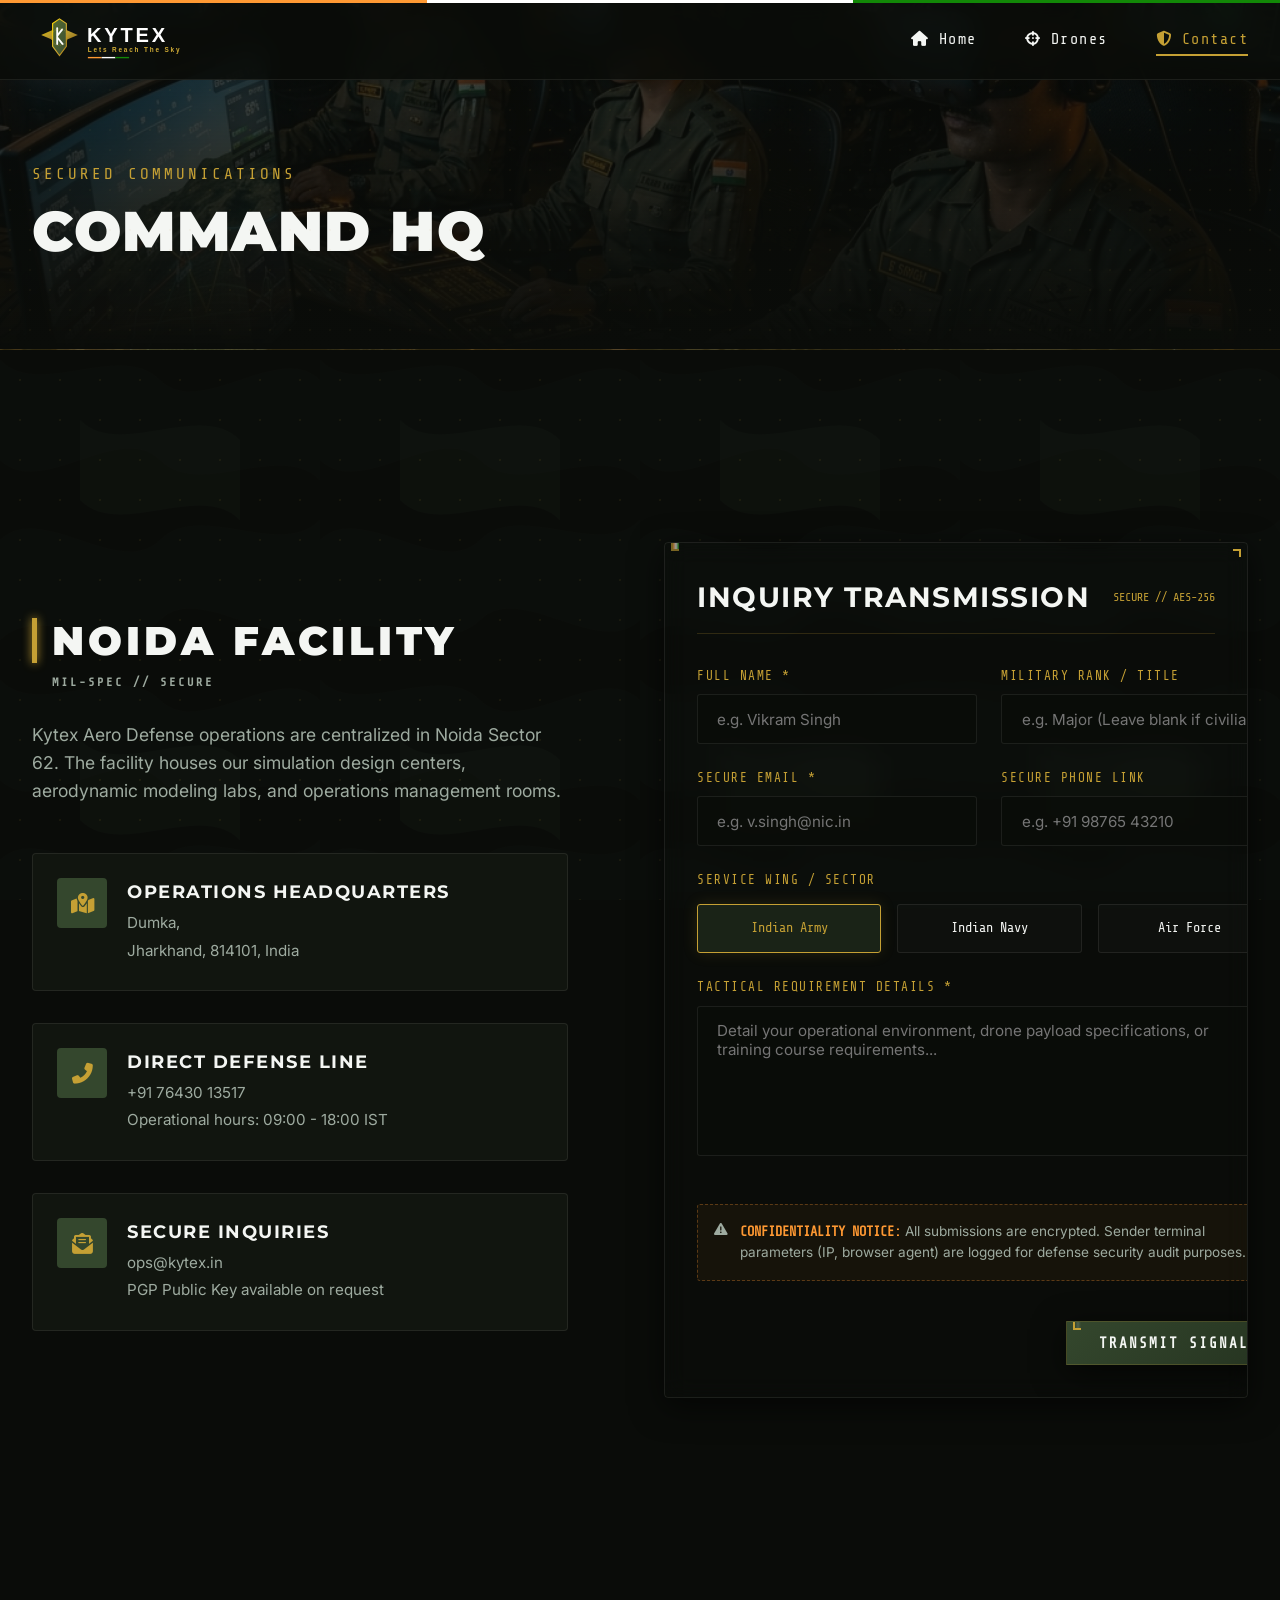
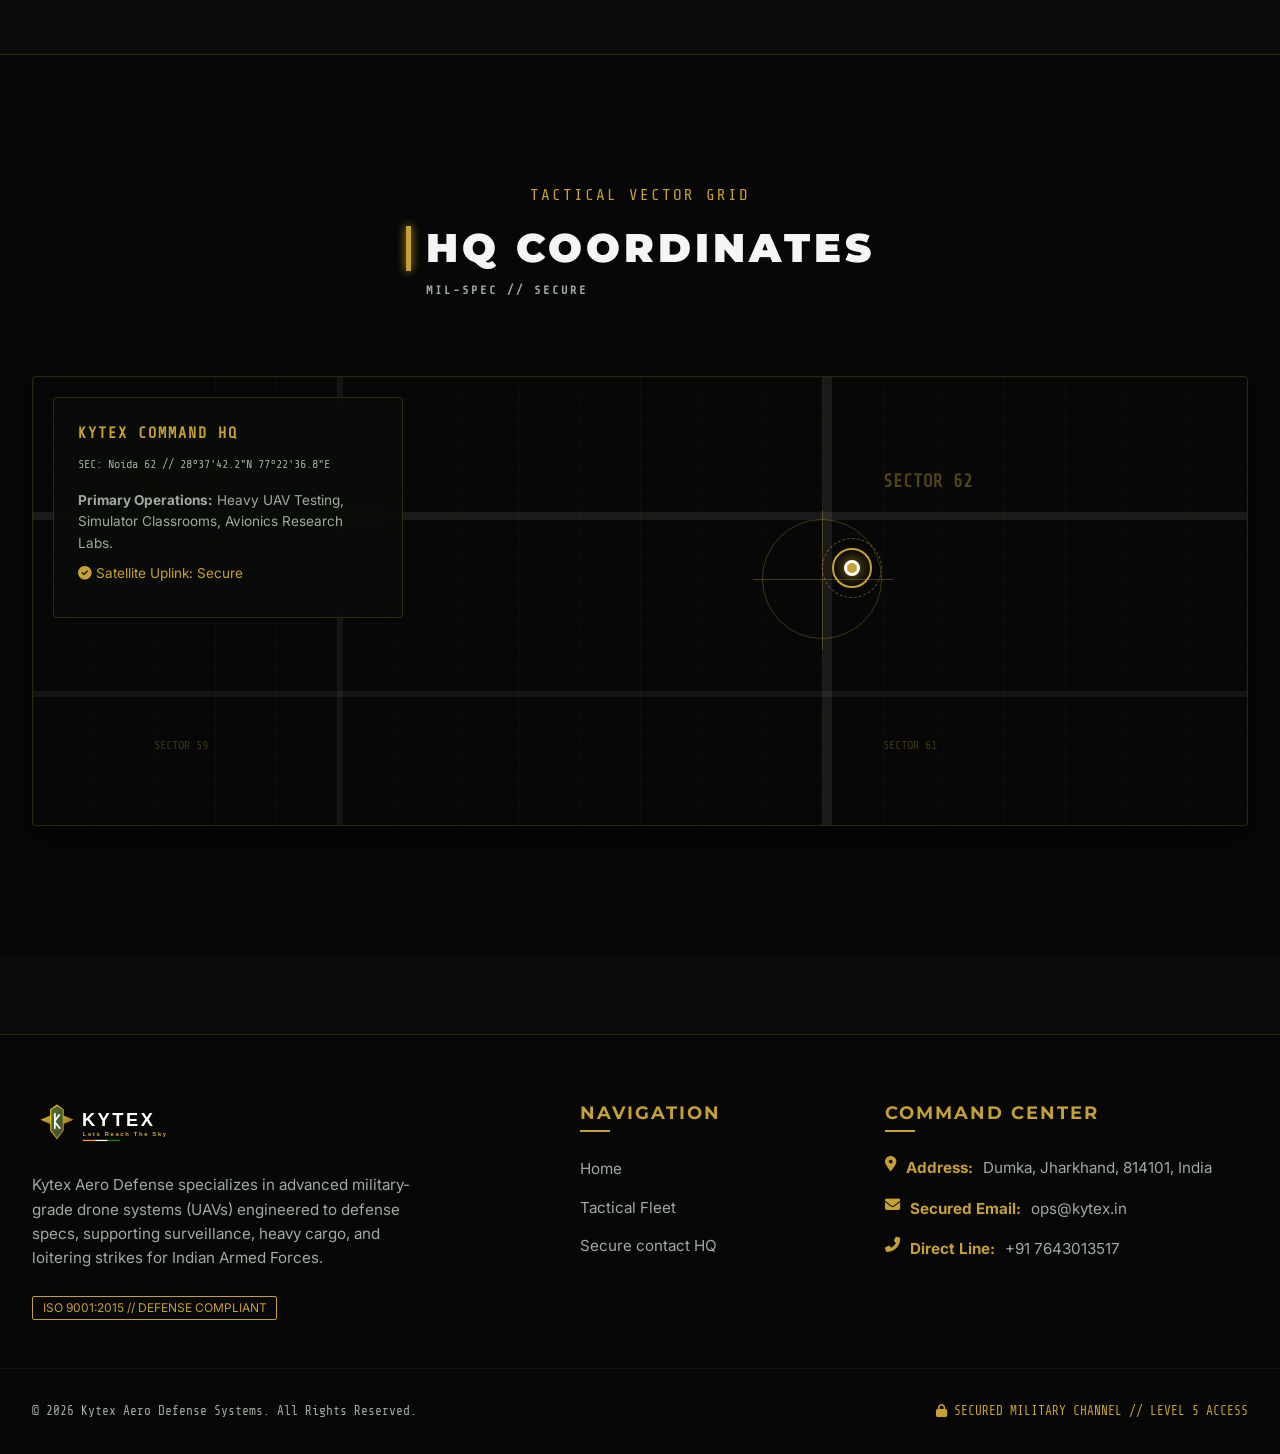
<file: contact.html>
<!DOCTYPE html>
<html lang="en">
<head>
  <meta charset="UTF-8">
  <meta name="viewport" content="width=device-width, initial-scale=1.0">
  <title>Contact Kytex | Noida HQ & Secure Inquiry Portal</title>
  <meta name="description" content="Reach out to Kytex Aero Defense Headquarters in Noida Sector 62. Submit secure tactical inquiries for military UAV procurements and programs.">
  <link rel="stylesheet" href="css/style.css">
  <link rel="stylesheet" href="https://cdnjs.cloudflare.com/ajax/libs/font-awesome/6.4.0/css/all.min.css">
</head>
<body>

  <!-- Indian Tri-Color Banner at Very Top -->
  <div class="tri-color-bar">
    <div class="tri-color-saffron"></div>
    <div class="tri-color-white"></div>
    <div class="tri-color-green"></div>
  </div>

  <!-- Global Header / Navbar -->
  <header class="header">
    <div class="container header-container">
      <a href="index.html" class="logo-wrapper">
        <img src="assets/logo.svg" alt="Kytex Logo">
      </a>
      <button class="menu-btn" aria-label="Toggle Navigation">
        <i class="fas fa-bars"></i>
      </button>
      <nav>
        <ul class="nav-links">
          <li><a href="index.html"><i class="fas fa-home"></i> Home</a></li>
          <li><a href="products.html"><i class="fas fa-crosshairs"></i> Drones</a></li>
          <li class="active"><a href="contact.html"><i class="fas fa-shield-alt"></i> Contact</a></li>
        </ul>
      </nav>
    </div>
  </header>

  <!-- Page Hero Banner -->
  <section class="page-hero" style="background-image: linear-gradient(0deg, var(--bg-dark), rgba(10, 12, 9, 0.65)), url('assets/training_service.png');">
    <div class="container" style="width: 100%;">
      <p class="page-hero-subtitle">SECURED COMMUNICATIONS</p>
      <h1 class="page-hero-title">Command HQ</h1>
    </div>
  </section>

  <!-- Contact Form & Info Grid -->
  <section class="contact-section section-padding">
    <div class="container grid-2">
      <!-- Contact Info Column -->
      <div class="contact-info-col">
        <h2 class="section-title">Noida Facility</h2>
        <p class="contact-desc">Kytex Aero Defense operations are centralized in Noida Sector 62. The facility houses our simulation design centers, aerodynamic modeling labs, and operations management rooms.</p>
        
        <div class="contact-card-list">
          <!-- Card 1: Location -->
          <div class="contact-info-card">
            <div class="contact-icon-wrapper">
              <i class="fas fa-map-marked-alt"></i>
            </div>
            <div class="contact-card-detail">
              <h4>Operations Headquarters</h4>
              <p>Dumka, </p>
              <p>Jharkhand, 814101, India</p>
            </div>
          </div>
          
          <!-- Card 2: Phone -->
          <div class="contact-info-card">
            <div class="contact-icon-wrapper">
              <i class="fas fa-phone-alt"></i>
            </div>
            <div class="contact-card-detail">
              <h4>Direct Defense Line</h4>
              <p><a href="tel:+917643013517">+91 76430 13517</a></p>
              <p>Operational hours: 09:00 - 18:00 IST</p>
            </div>
          </div>
          
          <!-- Card 3: Email -->
          <div class="contact-info-card">
            <div class="contact-icon-wrapper">
              <i class="fas fa-envelope-open-text"></i>
            </div>
            <div class="contact-card-detail">
              <h4>Secure Inquiries</h4>
              <p><a href="mailto:ops@kytex.in">ops@kytex.in</a></p>
              <p>PGP Public Key available on request</p>
            </div>
          </div>
        </div>
      </div>

      <!-- Secure Form Panel -->
      <div class="panel-glass corner-decors">
        <div class="form-title-decor">
          <h3>Inquiry Transmission</h3>
          <span>SECURE // AES-256</span>
        </div>
        
        <form id="militaryContactForm" class="inquiry-form">
          <!-- Name -->
          <div class="form-group">
            <label for="name" class="form-label">Full Name *</label>
            <input type="text" id="name" class="form-input" placeholder="e.g. Vikram Singh" required>
          </div>
          
          <!-- Rank -->
          <div class="form-group">
            <label for="rank" class="form-label">Military Rank / Title</label>
            <input type="text" id="rank" class="form-input" placeholder="e.g. Major (Leave blank if civilian)">
          </div>
          
          <!-- Email -->
          <div class="form-group">
            <label for="email" class="form-label">Secure Email *</label>
            <input type="email" id="email" class="form-input" placeholder="e.g. v.singh@nic.in" required>
          </div>

          <!-- Phone -->
          <div class="form-group">
            <label for="phone" class="form-label">Secure Phone Link</label>
            <input type="tel" id="phone" class="form-input" placeholder="e.g. +91 98765 43210">
          </div>

          <!-- Service Branch Selector -->
          <div class="form-group form-group-full">
            <label class="form-label">Service Wing / Sector</label>
            <div class="branch-radio-group">
              <div class="branch-radio-btn">
                <input type="radio" id="branch-army" name="service" value="Indian Army" checked>
                <label for="branch-army" class="branch-label">Indian Army</label>
              </div>
              <div class="branch-radio-btn">
                <input type="radio" id="branch-navy" name="service" value="Indian Navy">
                <label for="branch-navy" class="branch-label">Indian Navy</label>
              </div>
              <div class="branch-radio-btn">
                <input type="radio" id="branch-airforce" name="service" value="Indian Air Force">
                <label for="branch-airforce" class="branch-label">Air Force</label>
              </div>
            </div>
          </div>

          <!-- Message -->
          <div class="form-group form-group-full">
            <label for="message" class="form-label">Tactical Requirement Details *</label>
            <textarea id="message" class="form-input" placeholder="Detail your operational environment, drone payload specifications, or training course requirements..." required></textarea>
          </div>

          <!-- Clearance warning -->
          <div class="clearance-warning-box form-group-full">
            <i class="fas fa-exclamation-triangle" style="margin-top: 2px;"></i>
            <p><span>CONFIDENTIALITY NOTICE:</span> All submissions are encrypted. Sender terminal parameters (IP, browser agent) are logged for defense security audit purposes.</p>
          </div>

          <!-- Submit Button -->
          <div class="form-group-full" style="text-align: right; margin-top: 1rem;">
            <button type="submit" class="btn-tactical corner-decors">Transmit Signal</button>
          </div>
        </form>
      </div>
    </div>
  </section>

  <!-- Vector Grid HUD Map Section -->
  <section class="map-section section-padding" style="background-color: var(--bg-darker); border-top: var(--border-tactical);">
    <div class="container">
      <div style="text-align: center; margin-bottom: 3rem;">
        <p class="mono-text">TACTICAL VECTOR GRID</p>
        <h2 class="section-title" style="margin-top: 0.5rem;">HQ Coordinates</h2>
      </div>

      <div class="map-hud-wrapper">
        <!-- Telemetry Coordinates Box -->
        <div class="map-hud-overlay">
          <h4 class="map-hud-title">KYTEX COMMAND HQ</h4>
          <span class="map-hud-coords">SEC: Noida 62 // 28°37'42.2"N 77°22'36.8"E</span>
          <div class="map-hud-desc">
            <p><strong>Primary Operations:</strong> Heavy UAV Testing, Simulator Classrooms, Avionics Research Labs.</p>
            <p style="color: var(--accent-gold);"><i class="fas fa-circle-check"></i> Satellite Uplink: Secure</p>
          </div>
        </div>

        <!-- Custom HTML/CSS Radar & Road Grid Vector Map -->
        <div class="map-canvas-grid">
          <!-- Vector Road Lines -->
          <div class="map-vector-roads">
            <div class="map-road-h1"></div>
            <div class="map-road-h2"></div>
            <div class="map-road-v1"></div>
            <div class="map-road-v2"></div>
          </div>

          <!-- Sector labels -->
          <div class="map-sector-label label-sec62">SECTOR 62</div>
          <div class="map-sector-label label-sec63">SECTOR 63</div>
          <div class="map-sector-label label-sec59">SECTOR 59</div>
          <div class="map-sector-label label-sec61">SECTOR 61</div>

          <!-- Interactive targeting scope overlay -->
          <div class="map-scope"></div>

          <!-- HQ Coordinates Glowing Pin -->
          <div class="map-pin-hq">
            <div class="map-pin-pulse"></div>
            <div class="map-pin-pulse-2"></div>
            <div class="map-pin-dot"></div>
          </div>
        </div>
      </div>
    </div>
  </section>

  <!-- Global Footer -->
  <footer class="footer">
    <div class="container footer-grid">
      <div class="footer-info">
        <img src="assets/logo.svg" alt="Kytex Logo" class="footer-logo">
        <p class="footer-desc">Kytex Aero Defense specializes in advanced military-grade drone systems (UAVs) engineered to defense specs, supporting surveillance, heavy cargo, and loitering strikes for Indian Armed Forces.</p>
        <span class="footer-badge">ISO 9001:2015 // DEFENSE COMPLIANT</span>
      </div>

      <div class="footer-nav">
        <h4 class="footer-title">Navigation</h4>
        <ul class="footer-links">
          <li><a href="index.html">Home</a></li>
          <li><a href="products.html">Tactical Fleet</a></li>
          <li><a href="contact.html">Secure contact HQ</a></li>
        </ul>
      </div>

      <div class="footer-contact">
        <h4 class="footer-title">Command Center</h4>
        <ul class="footer-contact-info">
          <li><i class="fas fa-map-marker-alt" style="color: var(--accent-gold);"></i> <span>Address:</span> Dumka, Jharkhand, 814101, India</li>
          <li><i class="fas fa-envelope" style="color: var(--accent-gold);"></i> <span>Secured Email:</span> ops@kytex.in</li>
          <li><i class="fas fa-phone-alt" style="color: var(--accent-gold);"></i> <span>Direct Line:</span> +91 7643013517</li>
        </ul>
      </div>
    </div>

    <div class="container footer-bottom">
      <p>&copy; 2026 Kytex Aero Defense Systems. All Rights Reserved.</p>
      <p style="color: var(--accent-gold);"><i class="fas fa-lock"></i> SECURED MILITARY CHANNEL // LEVEL 5 ACCESS</p>
    </div>
  </footer>

  <script src="js/main.js"></script>
</body>
</html>
</file>
<file: css/style.css>
/* 
  KYTEX - Lets Reach The Sky
  Global Stylesheet & Design System
*/

@import url('https://fonts.googleapis.com/css2?family=Inter:wght@300;400;500;600;700&family=Montserrat:ital,wght@0,300;0,400;0,700;0,900;1,700&family=Share+Tech+Mono&display=swap');

:root {
  /* Color Palette - Indian Military Theme (Olive Green, Gold, Dark Stealth) */
  --bg-dark: #0a0c09;
  --bg-darker: #060706;
  --bg-card: #11150f;
  --primary-olive: #34472d;
  --primary-olive-rgb: 52, 71, 45;
  --primary-light: #4c6643;
  --accent-gold: #c5a034;
  --accent-gold-rgb: 197, 160, 52;
  --accent-gold-glow: rgba(197, 160, 52, 0.4);
  --accent-orange: #ff9933; /* Indian Saffron */
  --accent-green: #128807;  /* Indian Green */
  --text-white: #f4f6f3;
  --text-muted: #9eaba0;
  
  /* Fonts */
  --font-title: 'Montserrat', sans-serif;
  --font-body: 'Inter', sans-serif;
  --font-mono: 'Share Tech Mono', monospace;
  
  /* Layout */
  --nav-height: 80px;
  --transition-fast: 0.25s cubic-bezier(0.4, 0, 0.2, 1);
  --transition-smooth: 0.5s cubic-bezier(0.4, 0, 0.2, 1);
  
  /* Shadows & Borders */
  --border-tactical: 1px solid rgba(197, 160, 52, 0.2);
  --border-glass: 1px solid rgba(244, 246, 243, 0.08);
  --shadow-hud: 0 8px 32px 0 rgba(0, 0, 0, 0.6);
  --shadow-gold: 0 0 15px rgba(197, 160, 52, 0.15);
}

/* --- Base Reset & Core --- */
*, *::before, *::after {
  box-sizing: border-box;
  margin: 0;
  padding: 0;
}

html {
  scroll-behavior: smooth;
  font-size: 16px;
  overflow-x: hidden;
}

body {
  background-color: var(--bg-dark);
  color: var(--text-white);
  font-family: var(--font-body);
  line-height: 1.6;
  overflow-x: hidden;
  /* Dotted HUD grid pattern mixed with repeating camouflage pattern background */
  background-image: 
    radial-gradient(rgba(197, 160, 52, 0.08) 1px, transparent 0),
    url("data:image/svg+xml,%3Csvg width='160' height='160' viewBox='0 0 160 160' xmlns='http://www.w3.org/2000/svg'%3E%3Crect width='160' height='160' fill='%230a0c09'/%3E%3Cpath d='M0 20 C20 40, 60 10, 80 30 C100 50, 140 10, 160 30 L160 80 C140 60, 100 90, 80 70 C60 50, 20 90, 0 70 Z' fill='%2311150f' fill-opacity='0.25'/%3E%3Cpath d='M160 100 C140 120, 100 90, 80 110 C60 130, 20 90, 0 110 L0 160 C20 140, 60 170, 80 150 C100 130, 140 170, 160 150 Z' fill='%2311150f' fill-opacity='0.25'/%3E%3Cpath d='M40 50 C60 70, 100 40, 120 60 L120 100 C100 80, 60 110, 40 90 Z' fill='%231b2518' fill-opacity='0.2'/%3E%3C/svg%3E");
  background-size: 40px 40px, 320px 320px;
  background-attachment: fixed;
}

/* Scrollbar Style */
::-webkit-scrollbar {
  width: 8px;
}
::-webkit-scrollbar-track {
  background: var(--bg-darker);
}
::-webkit-scrollbar-thumb {
  background: var(--primary-olive);
  border-radius: 4px;
  border: 2px solid var(--bg-darker);
}
::-webkit-scrollbar-thumb:hover {
  background: var(--accent-gold);
}

a {
  color: inherit;
  text-decoration: none;
  transition: var(--transition-fast);
}

img {
  max-width: 100%;
  display: block;
}

ul {
  list-style: none;
}

/* --- Typography Utilities --- */
h1, h2, h3, h4, h5, h6 {
  font-family: var(--font-title);
  font-weight: 700;
  letter-spacing: 1.5px;
  text-transform: uppercase;
  color: var(--text-white);
}

.mono-text {
  font-family: var(--font-mono);
  letter-spacing: 2px;
  color: var(--accent-gold);
  text-transform: uppercase;
}

/* Stencil title ornament */
.section-title {
  position: relative;
  font-size: 2.5rem;
  font-weight: 900;
  letter-spacing: 4px;
  margin-bottom: 3rem;
  padding-left: 20px;
  display: inline-block;
}
.section-title::before {
  content: '';
  position: absolute;
  left: 0;
  top: 15%;
  height: 70%;
  width: 5px;
  background: var(--accent-gold);
  box-shadow: 0 0 10px var(--accent-gold);
}
.section-title::after {
  content: 'MIL-SPEC // SECURE';
  position: absolute;
  bottom: -20px;
  left: 20px;
  font-family: var(--font-mono);
  font-size: 0.75rem;
  letter-spacing: 3px;
  color: var(--text-muted);
}

/* --- Layout Components --- */
.container {
  max-width: 1300px;
  margin: 0 auto;
  padding: 0 2rem;
}

.grid-2 {
  display: grid;
  grid-template-columns: repeat(2, 1fr);
  gap: 3rem;
  align-items: center;
}

.grid-3 {
  display: grid;
  grid-template-columns: repeat(3, 1fr);
  gap: 2rem;
}

.grid-4 {
  display: grid;
  grid-template-columns: repeat(4, 1fr);
  gap: 1.5rem;
}

/* Glassmorphism Panel */
.panel-glass {
  background: var(--glass-bg);
  backdrop-filter: blur(12px);
  border: var(--border-glass);
  box-shadow: var(--shadow-hud);
  border-radius: 4px;
  padding: 2rem;
  position: relative;
  overflow: hidden;
}
.panel-glass::before {
  content: '';
  position: absolute;
  top: 0;
  left: 0;
  width: 100%;
  height: 2px;
  background: linear-gradient(90deg, var(--accent-orange), #fff, var(--accent-green));
  opacity: 0.6;
}

/* --- Buttons --- */
.btn-tactical {
  display: inline-flex;
  align-items: center;
  justify-content: center;
  padding: 0.8rem 2rem;
  background: linear-gradient(135deg, var(--primary-olive), #253320);
  border: var(--border-tactical);
  color: var(--text-white);
  font-family: var(--font-mono);
  font-size: 0.9rem;
  font-weight: bold;
  letter-spacing: 2px;
  text-transform: uppercase;
  cursor: pointer;
  position: relative;
  overflow: hidden;
  transition: var(--transition-fast);
  box-shadow: var(--shadow-hud);
}
.btn-tactical::before {
  content: '';
  position: absolute;
  top: 0;
  left: -100%;
  width: 100%;
  height: 100%;
  background: linear-gradient(90deg, transparent, rgba(255, 255, 255, 0.15), transparent);
  transition: 0.6s;
}
.btn-tactical:hover::before {
  left: 100%;
}
.btn-tactical:hover {
  border-color: var(--accent-gold);
  box-shadow: 0 0 15px rgba(197, 160, 52, 0.3);
  color: var(--accent-gold);
  transform: translateY(-2px);
}
.btn-tactical:active {
  transform: translateY(0);
}

/* Corner angles for buttons/containers */
.corner-decors {
  position: relative;
}
.corner-decors::after {
  content: '';
  position: absolute;
  top: 6px;
  right: 6px;
  width: 8px;
  height: 8px;
  border-top: 2px solid var(--accent-gold);
  border-right: 2px solid var(--accent-gold);
  pointer-events: none;
}
.corner-decors::before {
  content: '';
  position: absolute;
  bottom: 6px;
  left: 6px;
  width: 8px;
  height: 8px;
  border-bottom: 2px solid var(--accent-gold);
  border-left: 2px solid var(--accent-gold);
  pointer-events: none;
}

/* --- Global Navigation --- */
.header {
  position: fixed;
  top: 0;
  left: 0;
  width: 100%;
  height: var(--nav-height);
  background: rgba(10, 12, 9, 0.85);
  backdrop-filter: blur(12px);
  border-bottom: var(--border-glass);
  z-index: 1000;
  transition: var(--transition-fast);
}
.header.scrolled {
  height: 70px;
  background: rgba(6, 7, 6, 0.95);
  box-shadow: 0 4px 20px rgba(0, 0, 0, 0.5);
}
.header-container {
  display: flex;
  justify-content: space-between;
  align-items: center;
  height: 100%;
}
.logo-wrapper {
  height: 55px;
  display: flex;
  align-items: center;
}
.logo-wrapper img {
  height: 100%;
  width: auto;
}

.nav-links {
  display: flex;
  gap: 3rem;
  align-items: center;
}
.nav-links a {
  font-family: var(--font-mono);
  font-size: 0.95rem;
  font-weight: 500;
  letter-spacing: 1.5px;
  color: var(--text-white);
  padding: 0.5rem 0;
  position: relative;
}
.nav-links a::after {
  content: '';
  position: absolute;
  bottom: 0;
  left: 0;
  width: 0;
  height: 2px;
  background: var(--accent-gold);
  transition: var(--transition-fast);
}
.nav-links a:hover {
  color: var(--accent-gold);
}
.nav-links a:hover::after {
  width: 100%;
}
.nav-links li.active a {
  color: var(--accent-gold);
}
.nav-links li.active a::after {
  width: 100%;
}

.menu-btn {
  display: none;
  cursor: pointer;
  background: none;
  border: none;
  color: var(--text-white);
  font-size: 1.8rem;
}

/* Indian flag color thin indicator bar at top of header */
.tri-color-bar {
  position: absolute;
  top: 0;
  left: 0;
  width: 100%;
  height: 3px;
  display: grid;
  grid-template-columns: repeat(3, 1fr);
  z-index: 1001;
}
.tri-color-saffron { background-color: var(--accent-orange); }
.tri-color-white { background-color: #ffffff; }
.tri-color-green { background-color: var(--accent-green); }

/* --- Footer --- */
.footer {
  background-color: var(--bg-darker);
  border-top: var(--border-tactical);
  padding: 4rem 0 2rem;
  margin-top: 5rem;
  position: relative;
}
.footer-grid {
  display: grid;
  grid-template-columns: 2fr 1fr 1.5fr;
  gap: 4rem;
  margin-bottom: 3rem;
}
.footer-logo {
  height: 50px;
  margin-bottom: 1.5rem;
}
.footer-desc {
  color: var(--text-muted);
  font-size: 0.95rem;
  margin-bottom: 1.5rem;
  max-width: 400px;
}
.footer-title {
  font-size: 1.1rem;
  letter-spacing: 2px;
  margin-bottom: 1.5rem;
  color: var(--accent-gold);
  position: relative;
  display: inline-block;
  padding-bottom: 5px;
}
.footer-title::after {
  content: '';
  position: absolute;
  bottom: 0;
  left: 0;
  width: 30px;
  height: 2px;
  background-color: var(--accent-gold);
}
.footer-links li {
  margin-bottom: 0.8rem;
}
.footer-links a {
  color: var(--text-muted);
  font-size: 0.95rem;
}
.footer-links a:hover {
  color: var(--accent-gold);
  padding-left: 5px;
}
.footer-contact-info li {
  margin-bottom: 1rem;
  display: flex;
  align-items: flex-start;
  gap: 10px;
  font-size: 0.95rem;
  color: var(--text-muted);
}
.footer-contact-info span {
  color: var(--accent-gold);
  font-weight: bold;
}
.footer-bottom {
  border-top: 1px solid rgba(244, 246, 243, 0.05);
  padding-top: 2rem;
  display: flex;
  justify-content: space-between;
  align-items: center;
  font-family: var(--font-mono);
  font-size: 0.8rem;
  color: var(--text-muted);
}
.footer-badge {
  border: 1px solid var(--accent-gold);
  padding: 0.2rem 0.6rem;
  color: var(--accent-gold);
  border-radius: 2px;
  font-size: 0.75rem;
}

/* --- HOME PAGE SPECIFICS --- */

/* Hero Slider Section */
.hero-slider-section {
  position: relative;
  height: 100vh;
  min-height: 700px;
  overflow: hidden;
  background-color: var(--bg-darker);
}
.slider-container {
  position: relative;
  width: 100%;
  height: 100%;
}
.slide {
  position: absolute;
  top: 0;
  left: 0;
  width: 100%;
  height: 100%;
  opacity: 0;
  visibility: hidden;
  transition: opacity 1s ease-in-out, visibility 1s ease-in-out;
  z-index: 1;
}
.slide.active {
  opacity: 1;
  visibility: visible;
  z-index: 2;
}
.slide-bg {
  position: absolute;
  top: 0;
  left: 0;
  width: 100%;
  height: 100%;
  background-size: cover;
  background-position: center;
  filter: brightness(0.4) contrast(1.1);
  transform: scale(1.1);
  transition: transform 6s ease-out;
}
.slide.active .slide-bg {
  transform: scale(1.0);
}
.slide-overlay {
  position: absolute;
  top: 0;
  left: 0;
  width: 100%;
  height: 100%;
  background: linear-gradient(0deg, rgba(10, 12, 9, 0.95) 0%, rgba(10, 12, 9, 0.2) 60%, rgba(10, 12, 9, 0.5) 100%);
  display: flex;
  align-items: center;
  z-index: 2;
}
.slide-content {
  max-width: 650px;
  padding-bottom: 2rem;
  opacity: 0;
  transform: translateY(30px);
  transition: opacity 0.8s ease-out 0.5s, transform 0.8s ease-out 0.5s;
}
.slide.active .slide-content {
  opacity: 1;
  transform: translateY(0);
}
.slide-tagline {
  color: var(--accent-gold);
  font-family: var(--font-mono);
  font-size: 1.1rem;
  margin-bottom: 1rem;
  display: flex;
  align-items: center;
  gap: 10px;
}
.slide-tagline::before {
  content: '';
  width: 12px;
  height: 12px;
  border: 2px solid var(--accent-gold);
  border-radius: 50%;
  display: inline-block;
  animation: pulse-glow 1.5s infinite;
}
.slide-title {
  font-size: 4rem;
  font-weight: 900;
  line-height: 1.1;
  margin-bottom: 1.5rem;
}
.slide-desc {
  font-size: 1.1rem;
  color: var(--text-muted);
  margin-bottom: 2.5rem;
}
.slide-specs {
  display: flex;
  gap: 2.5rem;
  margin-bottom: 2.5rem;
  border-top: var(--border-glass);
  border-bottom: var(--border-glass);
  padding: 1rem 0;
}
.slide-spec-item {
  font-family: var(--font-mono);
}
.slide-spec-label {
  font-size: 0.75rem;
  color: var(--text-muted);
  text-transform: uppercase;
}
.slide-spec-value {
  font-size: 1.25rem;
  color: var(--text-white);
  font-weight: bold;
}

/* Slider HUD Telemetry Overlays */
.hud-telemetry {
  position: absolute;
  top: 10%;
  right: 5%;
  width: 250px;
  font-family: var(--font-mono);
  font-size: 0.8rem;
  color: var(--accent-gold);
  z-index: 10;
  pointer-events: none;
  opacity: 0.8;
  display: flex;
  flex-direction: column;
  gap: 15px;
}
.hud-box {
  background: rgba(17, 21, 15, 0.4);
  border: var(--border-tactical);
  padding: 12px;
  border-radius: 3px;
  backdrop-filter: blur(4px);
}
.hud-grid-dots {
  position: absolute;
  top: 120px;
  left: 5%;
  width: 150px;
  height: 150px;
  background-image: radial-gradient(rgba(197, 160, 52, 0.3) 1.5px, transparent 0);
  background-size: 15px 15px;
  pointer-events: none;
  z-index: 10;
  opacity: 0.5;
}
.hud-grid-radar {
  position: absolute;
  top: 280px;
  left: 5%;
  width: 150px;
  height: 150px;
  border: 1px solid rgba(197, 160, 52, 0.2);
  border-radius: 50%;
  pointer-events: none;
  z-index: 10;
  opacity: 0.5;
}
.hud-grid-radar::before {
  content: '';
  position: absolute;
  top: 50%;
  left: 50%;
  width: 50%;
  height: 1px;
  background: var(--accent-gold);
  transform-origin: 0 0;
  animation: radar-sweep 4s linear infinite;
}

/* Slider Controls */
.slider-nav {
  position: absolute;
  bottom: 2rem;
  right: 2rem;
  z-index: 10;
  display: flex;
  gap: 1rem;
}
.slider-btn {
  width: 50px;
  height: 50px;
  border-radius: 3px;
  background: var(--glass-bg);
  border: var(--border-glass);
  color: var(--text-white);
  font-size: 1.2rem;
  cursor: pointer;
  display: flex;
  align-items: center;
  justify-content: center;
  transition: var(--transition-fast);
}
.slider-btn:hover {
  border-color: var(--accent-gold);
  color: var(--accent-gold);
  background: rgba(197, 160, 52, 0.1);
}

.slider-indicators {
  position: absolute;
  bottom: 2.5rem;
  left: 2rem;
  z-index: 10;
  display: flex;
  gap: 0.5rem;
}
.indicator {
  width: 40px;
  height: 3px;
  background: rgba(255, 255, 255, 0.2);
  cursor: pointer;
  transition: var(--transition-fast);
}
.indicator.active {
  background: var(--accent-gold);
  box-shadow: 0 0 10px var(--accent-gold);
  width: 60px;
}

/* Home Products Section */
.section-padding {
  padding: 8rem 0;
}

.product-card {
  position: relative;
  background: var(--bg-card);
  border: var(--border-glass);
  border-radius: 4px;
  overflow: hidden;
  transition: var(--transition-smooth);
}
.product-card:hover {
  transform: translateY(-10px);
  border-color: var(--accent-gold);
  box-shadow: var(--shadow-gold), var(--shadow-hud);
}
.card-img-wrapper {
  height: 250px;
  overflow: hidden;
  position: relative;
  background-color: #0d100b;
}
.card-img-wrapper img {
  width: 100%;
  height: 100%;
  object-fit: cover;
  transition: var(--transition-smooth);
}
.product-card:hover .card-img-wrapper img {
  transform: scale(1.08);
}
.card-tag {
  position: absolute;
  top: 15px;
  right: 15px;
  background: var(--bg-darker);
  border: 1px solid var(--accent-gold);
  color: var(--accent-gold);
  padding: 0.2rem 0.6rem;
  font-family: var(--font-mono);
  font-size: 0.75rem;
  border-radius: 2px;
}
.card-content {
  padding: 2rem;
}
.card-title {
  font-size: 1.5rem;
  margin-bottom: 0.5rem;
}
.card-subtitle {
  font-family: var(--font-mono);
  font-size: 0.8rem;
  color: var(--accent-gold);
  margin-bottom: 1rem;
}
.card-desc {
  color: var(--text-muted);
  font-size: 0.95rem;
  margin-bottom: 1.5rem;
  height: 70px;
  overflow: hidden;
}
.card-specs {
  display: grid;
  grid-template-columns: repeat(2, 1fr);
  gap: 1rem;
  border-top: var(--border-glass);
  padding-top: 1rem;
  margin-bottom: 1.5rem;
}
.card-spec-item {
  font-size: 0.8rem;
  color: var(--text-muted);
}
.card-spec-item span {
  display: block;
  font-weight: bold;
  color: var(--text-white);
  font-size: 0.9rem;
}

/* Home Military Training & Simulation Section */
.training-section {
  background-color: var(--bg-darker);
  position: relative;
  overflow: hidden;
}
.training-content {
  padding-right: 2rem;
}
.training-img-wrapper {
  position: relative;
  border: var(--border-tactical);
  border-radius: 4px;
  overflow: hidden;
  box-shadow: var(--shadow-hud);
}
.training-img-wrapper img {
  filter: saturate(0.85) brightness(0.9);
}
.training-img-wrapper::after {
  content: '';
  position: absolute;
  top: 0;
  left: 0;
  width: 100%;
  height: 100%;
  background: radial-gradient(circle, transparent 40%, rgba(10,12,9,0.7) 100%);
  pointer-events: none;
}
.training-feature-list {
  margin-top: 2rem;
  display: flex;
  flex-direction: column;
  gap: 1.2rem;
}
.training-feature-item {
  display: flex;
  gap: 15px;
  align-items: flex-start;
}
.training-feature-icon {
  width: 25px;
  height: 25px;
  display: flex;
  align-items: center;
  justify-content: center;
  border: 1px solid var(--accent-gold);
  border-radius: 50%;
  color: var(--accent-gold);
  font-family: var(--font-mono);
  font-size: 0.75rem;
  font-weight: bold;
  flex-shrink: 0;
  margin-top: 3px;
}
.training-feature-text h4 {
  font-size: 1.1rem;
  margin-bottom: 0.2rem;
}
.training-feature-text p {
  font-size: 0.95rem;
  color: var(--text-muted);
}

/* Gallery Section */
.gallery-filters {
  display: flex;
  justify-content: center;
  gap: 1rem;
  margin-bottom: 3rem;
  flex-wrap: wrap;
}
.filter-btn {
  background: rgba(17, 21, 15, 0.6);
  border: var(--border-glass);
  color: var(--text-white);
  padding: 0.5rem 1.5rem;
  font-family: var(--font-mono);
  font-size: 0.85rem;
  letter-spacing: 1.5px;
  cursor: pointer;
  border-radius: 2px;
  transition: var(--transition-fast);
}
.filter-btn:hover {
  border-color: var(--accent-gold);
  color: var(--accent-gold);
}
.filter-btn.active {
  background: var(--primary-olive);
  border-color: var(--accent-gold);
  color: var(--text-white);
  box-shadow: var(--shadow-gold);
}

.gallery-grid {
  display: grid;
  grid-template-columns: repeat(4, 1fr);
  gap: 1.5rem;
}
.gallery-item {
  position: relative;
  height: 280px;
  border-radius: 4px;
  overflow: hidden;
  border: var(--border-glass);
  cursor: pointer;
  display: none; /* Controlled by JS filtering */
}
.gallery-item.show {
  display: block;
  animation: scale-up 0.4s ease forwards;
}
.gallery-item img {
  width: 100%;
  height: 100%;
  object-fit: cover;
  transition: var(--transition-smooth);
}
.gallery-item-overlay {
  position: absolute;
  top: 0;
  left: 0;
  width: 100%;
  height: 100%;
  background: linear-gradient(0deg, rgba(10, 12, 9, 0.9) 0%, rgba(10, 12, 9, 0.2) 70%);
  display: flex;
  flex-direction: column;
  justify-content: flex-end;
  padding: 1.5rem;
  opacity: 0;
  transition: var(--transition-smooth);
}
.gallery-item:hover .gallery-item-overlay {
  opacity: 1;
}
.gallery-item:hover img {
  transform: scale(1.08);
}
.gallery-item-title {
  font-size: 1.2rem;
  margin-bottom: 0.2rem;
}
.gallery-item-category {
  font-family: var(--font-mono);
  font-size: 0.75rem;
  color: var(--accent-gold);
}

/* Lightbox Modal */
.lightbox {
  position: fixed;
  top: 0;
  left: 0;
  width: 100%;
  height: 100%;
  background: rgba(6, 7, 6, 0.95);
  z-index: 2000;
  display: none;
  align-items: center;
  justify-content: center;
}
.lightbox-content {
  max-width: 90%;
  max-height: 80%;
  position: relative;
  box-shadow: 0 0 30px rgba(0,0,0,0.8);
  border: var(--border-tactical);
}
.lightbox-content img {
  max-height: 80vh;
  object-fit: contain;
}
.lightbox-close {
  position: absolute;
  top: -40px;
  right: 0;
  font-size: 2rem;
  color: var(--text-white);
  cursor: pointer;
}
.lightbox-caption {
  position: absolute;
  bottom: -40px;
  left: 0;
  width: 100%;
  text-align: center;
  font-family: var(--font-mono);
  color: var(--accent-gold);
}

/* --- PRODUCT PAGE SPECIFICS --- */
.page-hero {
  height: 350px;
  background: linear-gradient(0deg, var(--bg-dark), rgba(10, 12, 9, 0.6)), url('../assets/kytex_hero.png') center/cover;
  display: flex;
  align-items: flex-end;
  padding-bottom: 4rem;
  border-bottom: var(--border-tactical);
  position: relative;
}
.page-hero::before {
  content: '';
  position: absolute;
  top: 0;
  left: 0;
  width: 100%;
  height: 100%;
  background-image: radial-gradient(rgba(197, 160, 52, 0.05) 1px, transparent 0);
  background-size: 20px 20px;
}
.page-hero-title {
  font-size: 3.5rem;
  font-weight: 900;
  margin-bottom: 0.5rem;
}
.page-hero-subtitle {
  font-family: var(--font-mono);
  color: var(--accent-gold);
  letter-spacing: 3px;
}

/* Detailed Product Row */
.product-detail-item {
  margin-bottom: 8rem;
  border-bottom: 1px solid rgba(244, 246, 243, 0.05);
  padding-bottom: 8rem;
}
.product-detail-item:last-child {
  margin-bottom: 0;
  border-bottom: none;
  padding-bottom: 0;
}
.product-detail-item:nth-child(even) .detail-img-col {
  order: 2;
}
.product-detail-item:nth-child(even) .detail-info-col {
  order: 1;
}

.detail-img-wrapper {
  position: relative;
  border: var(--border-glass);
  border-radius: 4px;
  overflow: hidden;
  background-color: #0c0f0a;
  box-shadow: var(--shadow-hud);
}
.detail-img-wrapper img {
  width: 100%;
  transition: var(--transition-smooth);
}
.detail-img-wrapper:hover img {
  transform: scale(1.03);
}

/* Spec Tabs System */
.spec-tabs {
  margin-top: 2rem;
}
.tab-headers {
  display: flex;
  border-bottom: 1px solid rgba(244, 246, 243, 0.1);
  margin-bottom: 1.5rem;
}
.tab-header {
  padding: 0.8rem 1.5rem;
  font-family: var(--font-mono);
  font-size: 0.9rem;
  color: var(--text-muted);
  cursor: pointer;
  border-bottom: 2px solid transparent;
  transition: var(--transition-fast);
}
.tab-header:hover {
  color: var(--accent-gold);
}
.tab-header.active {
  color: var(--accent-gold);
  border-bottom-color: var(--accent-gold);
  font-weight: bold;
}
.tab-contents {
  position: relative;
}
.tab-content {
  display: none;
  animation: fade-in 0.5s ease;
}
.tab-content.active {
  display: block;
}

.spec-table {
  width: 100%;
  border-collapse: collapse;
}
.spec-table tr {
  border-bottom: 1px solid rgba(244, 246, 243, 0.05);
}
.spec-table tr:last-child {
  border-bottom: none;
}
.spec-table td {
  padding: 0.8rem 0;
  font-size: 0.95rem;
}
.spec-table td.label {
  color: var(--text-muted);
  font-weight: 500;
  width: 45%;
}
.spec-table td.value {
  color: var(--text-white);
  font-family: var(--font-mono);
  text-align: right;
}

.scenarios-grid {
  display: grid;
  grid-template-columns: repeat(2, 1fr);
  gap: 1rem;
}
.scenario-item {
  background: rgba(244, 246, 243, 0.03);
  border: 1px solid rgba(244, 246, 243, 0.05);
  border-radius: 2px;
  padding: 1rem;
}
.scenario-item h5 {
  font-size: 0.95rem;
  margin-bottom: 0.3rem;
  color: var(--accent-gold);
}
.scenario-item p {
  font-size: 0.85rem;
  color: var(--text-muted);
}

/* Compare Drones Panel */
.comparison-section {
  background-color: var(--bg-darker);
  border-top: var(--border-tactical);
  border-bottom: var(--border-tactical);
}
.comparison-table-wrapper {
  overflow-x: auto;
  margin-top: 3rem;
}
.comparison-table {
  width: 100%;
  border-collapse: collapse;
  min-width: 800px;
}
.comparison-table th, .comparison-table td {
  padding: 1.2rem;
  text-align: center;
  border-bottom: 1px solid rgba(244, 246, 243, 0.08);
}
.comparison-table th {
  font-family: var(--font-title);
  font-size: 0.9rem;
  letter-spacing: 1.5px;
  background-color: rgba(52, 71, 45, 0.2);
}
.comparison-table th.feature-col, .comparison-table td.feature-col {
  text-align: left;
  font-family: var(--font-body);
  font-weight: bold;
  background-color: transparent;
  width: 25%;
}
.comparison-table td {
  font-family: var(--font-mono);
  color: var(--text-white);
}
.comparison-table td.highlight {
  color: var(--accent-gold);
  font-weight: bold;
}
.comparison-table tr:hover {
  background-color: rgba(255,255,255,0.02);
}

/* --- CONTACT PAGE SPECIFICS --- */
.contact-section {
  margin-top: 4rem;
}

.contact-info-col {
  padding-right: 3rem;
}
.contact-desc {
  color: var(--text-muted);
  font-size: 1.1rem;
  margin-bottom: 3rem;
}
.contact-card-list {
  display: flex;
  flex-direction: column;
  gap: 2rem;
}
.contact-info-card {
  display: flex;
  gap: 20px;
  align-items: flex-start;
  background: var(--bg-card);
  border: var(--border-glass);
  padding: 1.5rem;
  border-radius: 4px;
  transition: var(--transition-fast);
}
.contact-info-card:hover {
  border-color: var(--accent-gold);
  transform: translateX(5px);
}
.contact-icon-wrapper {
  width: 50px;
  height: 50px;
  background: var(--primary-olive);
  border-radius: 4px;
  display: flex;
  align-items: center;
  justify-content: center;
  color: var(--accent-gold);
  font-size: 1.3rem;
  flex-shrink: 0;
}
.contact-card-detail h4 {
  font-size: 1.1rem;
  margin-bottom: 0.3rem;
  color: var(--text-white);
}
.contact-card-detail p {
  color: var(--text-muted);
  font-size: 0.95rem;
  margin-bottom: 0.2rem;
}
.contact-card-detail a:hover {
  color: var(--accent-gold);
}

/* Military Inquiry Form */
.form-title-decor {
  font-size: 1.5rem;
  margin-bottom: 2rem;
  border-bottom: 1px solid rgba(197, 160, 52, 0.2);
  padding-bottom: 0.8rem;
  display: flex;
  justify-content: space-between;
  align-items: center;
}
.form-title-decor span {
  font-family: var(--font-mono);
  font-size: 0.75rem;
  color: var(--accent-gold);
}

.inquiry-form {
  display: grid;
  grid-template-columns: repeat(2, 1fr);
  gap: 1.5rem;
}
.form-group-full {
  grid-column: span 2;
}
.form-group {
  display: flex;
  flex-direction: column;
  gap: 8px;
}
.form-label {
  font-family: var(--font-mono);
  font-size: 0.8rem;
  letter-spacing: 1.5px;
  color: var(--accent-gold);
  text-transform: uppercase;
}
.form-input {
  background: rgba(10, 12, 9, 0.75);
  border: var(--border-glass);
  color: var(--text-white);
  padding: 0.9rem 1.2rem;
  border-radius: 3px;
  font-family: var(--font-body);
  font-size: 0.95rem;
  transition: var(--transition-fast);
}
.form-input:focus {
  outline: none;
  border-color: var(--accent-gold);
  box-shadow: 0 0 10px rgba(197, 160, 52, 0.2);
  background: rgba(17, 21, 15, 0.9);
}
textarea.form-input {
  resize: vertical;
  min-height: 150px;
}

/* Radio Group Custom Styling for Military Branch */
.branch-radio-group {
  display: grid;
  grid-template-columns: repeat(3, 1fr);
  gap: 1rem;
  margin-top: 5px;
}
.branch-radio-btn {
  position: relative;
}
.branch-radio-btn input {
  position: absolute;
  opacity: 0;
  width: 0;
  height: 0;
}
.branch-label {
  display: flex;
  align-items: center;
  justify-content: center;
  padding: 0.8rem;
  border: var(--border-glass);
  background: rgba(244,246,243,0.02);
  border-radius: 3px;
  font-family: var(--font-mono);
  font-size: 0.85rem;
  cursor: pointer;
  transition: var(--transition-fast);
  text-align: center;
}
.branch-radio-btn input:checked + .branch-label {
  background: rgba(52, 71, 45, 0.4);
  border-color: var(--accent-gold);
  color: var(--accent-gold);
  box-shadow: var(--shadow-gold);
}
.branch-radio-btn input:focus + .branch-label {
  border-color: var(--accent-gold);
}

.clearance-warning-box {
  margin-top: 1.5rem;
  border: 1px dashed rgba(255, 153, 51, 0.3);
  background: rgba(255, 153, 51, 0.05);
  border-radius: 3px;
  padding: 1rem;
  display: flex;
  gap: 12px;
  align-items: flex-start;
  font-size: 0.85rem;
  color: var(--text-muted);
}
.clearance-warning-box span {
  color: var(--accent-orange);
  font-weight: bold;
  font-family: var(--font-mono);
}

/* Noida Office Location Map Panel */
.map-section {
  margin-top: 8rem;
}
.map-hud-wrapper {
  position: relative;
  border: var(--border-tactical);
  border-radius: 4px;
  overflow: hidden;
  height: 450px;
  background-color: var(--bg-darker);
  box-shadow: var(--shadow-hud);
}
.map-hud-overlay {
  position: absolute;
  top: 20px;
  left: 20px;
  background: rgba(10, 12, 9, 0.85);
  border: var(--border-tactical);
  padding: 1.5rem;
  border-radius: 3px;
  z-index: 10;
  max-width: 350px;
  backdrop-filter: blur(8px);
  pointer-events: none;
}
.map-hud-title {
  color: var(--accent-gold);
  font-family: var(--font-mono);
  margin-bottom: 0.5rem;
  font-size: 0.95rem;
  letter-spacing: 2px;
}
.map-hud-coords {
  font-family: var(--font-mono);
  color: var(--text-muted);
  font-size: 0.75rem;
  margin-bottom: 1rem;
  display: block;
}
.map-hud-desc {
  font-size: 0.85rem;
  color: var(--text-muted);
}
.map-hud-desc p {
  margin-bottom: 0.5rem;
}

/* Customized Interactive CSS Map Grid */
.map-canvas-grid {
  width: 100%;
  height: 100%;
  display: grid;
  grid-template-columns: repeat(20, 1fr);
  grid-template-rows: repeat(20, 1fr);
  background-image: 
    linear-gradient(rgba(197, 160, 52, 0.04) 1px, transparent 1px),
    linear-gradient(90deg, rgba(197, 160, 52, 0.04) 1px, transparent 1px);
  background-size: 5% 5%;
  position: relative;
  overflow: hidden;
}
.map-vector-roads {
  position: absolute;
  top: 0;
  left: 0;
  width: 100%;
  height: 100%;
  pointer-events: none;
}
/* Vector road drawings representing Noida Sector 62 grid */
.map-road-h1 {
  position: absolute;
  top: 30%;
  left: 0;
  width: 100%;
  height: 8px;
  background: rgba(244, 246, 243, 0.08);
}
.map-road-h2 {
  position: absolute;
  top: 70%;
  left: 0;
  width: 100%;
  height: 6px;
  background: rgba(244, 246, 243, 0.05);
}
.map-road-v1 {
  position: absolute;
  top: 0;
  left: 25%;
  width: 6px;
  height: 100%;
  background: rgba(244, 246, 243, 0.05);
}
.map-road-v2 {
  position: absolute;
  top: 0;
  left: 65%;
  width: 10px;
  height: 100%;
  background: rgba(244, 246, 243, 0.08);
}
.map-sector-label {
  position: absolute;
  font-family: var(--font-mono);
  font-size: 0.75rem;
  color: rgba(197, 160, 52, 0.3);
}
.label-sec62 { top: 20%; left: 70%; font-size: 1.1rem; color: rgba(197, 160, 52, 0.4); font-weight: bold; }
.label-sec63 { top: 20%; left: 10%; }
.label-sec59 { top: 80%; left: 10%; }
.label-sec61 { top: 80%; left: 70%; }

.map-pin-hq {
  grid-column: 14;
  grid-row: 9;
  position: relative;
  align-self: center;
  justify-self: center;
  cursor: pointer;
  z-index: 5;
}
.map-pin-dot {
  width: 16px;
  height: 16px;
  background: var(--accent-gold);
  border: 3px solid #ffffff;
  border-radius: 50%;
  box-shadow: 0 0 15px var(--accent-gold);
}
.map-pin-pulse {
  position: absolute;
  top: -12px;
  left: -12px;
  width: 40px;
  height: 40px;
  border: 2px solid var(--accent-gold);
  border-radius: 50%;
  animation: pulse-ring 2s infinite ease-out;
  pointer-events: none;
}
.map-pin-pulse-2 {
  position: absolute;
  top: -22px;
  left: -22px;
  width: 60px;
  height: 60px;
  border: 1px dashed var(--accent-gold);
  border-radius: 50%;
  animation: pulse-ring 2.5s infinite linear;
  pointer-events: none;
  opacity: 0.5;
}

/* Interactive target scope over map */
.map-scope {
  position: absolute;
  width: 120px;
  height: 120px;
  border: 1px solid rgba(197, 160, 52, 0.3);
  border-radius: 50%;
  top: calc(45% - 60px);
  left: calc(65% - 60px);
  pointer-events: none;
}
.map-scope::before {
  content: '';
  position: absolute;
  top: 50%;
  left: -10px;
  width: 140px;
  height: 1px;
  background: rgba(197, 160, 52, 0.3);
}
.map-scope::after {
  content: '';
  position: absolute;
  left: 50%;
  top: -10px;
  width: 1px;
  height: 140px;
  background: rgba(197, 160, 52, 0.3);
}

/* --- KEYFRAME ANIMATIONS --- */
@keyframes pulse-glow {
  0% {
    box-shadow: 0 0 0 0 rgba(197, 160, 52, 0.4);
  }
  70% {
    box-shadow: 0 0 0 10px rgba(197, 160, 52, 0);
  }
  100% {
    box-shadow: 0 0 0 0 rgba(197, 160, 52, 0);
  }
}

@keyframes radar-sweep {
  0% {
    transform: rotate(0deg);
  }
  100% {
    transform: rotate(360deg);
  }
}

@keyframes pulse-ring {
  0% {
    transform: scale(0.3);
    opacity: 1;
  }
  80%, 100% {
    transform: scale(1);
    opacity: 0;
  }
}

@keyframes fade-in {
  from {
    opacity: 0;
    transform: translateY(10px);
  }
  to {
    opacity: 1;
    transform: translateY(0);
  }
}

@keyframes scale-up {
  from {
    opacity: 0;
    transform: scale(0.9);
  }
  to {
    opacity: 1;
    transform: scale(1);
  }
}

/* --- RESPONSIVE DESIGN --- */

@media (max-width: 1024px) {
  html {
    font-size: 15px;
  }
  .grid-3 {
    grid-template-columns: repeat(2, 1fr);
  }
  .grid-4 {
    grid-template-columns: repeat(2, 1fr);
  }
  .footer-grid {
    grid-template-columns: repeat(2, 1fr);
    gap: 3rem;
  }
  .footer-grid > :first-child {
    grid-column: span 2;
  }
}

@media (max-width: 768px) {
  .nav-links {
    position: fixed;
    top: var(--nav-height);
    left: -100%;
    width: 100%;
    height: calc(100vh - var(--nav-height));
    background: var(--bg-darker);
    flex-direction: column;
    padding: 3rem 0;
    gap: 2rem;
    transition: var(--transition-smooth);
    border-top: var(--border-tactical);
  }
  .nav-links.active {
    left: 0;
  }
  .menu-btn {
    display: block;
  }
  
  .grid-2 {
    grid-template-columns: 1fr;
    gap: 2rem;
  }
  .grid-3 {
    grid-template-columns: 1fr;
  }
  .grid-4 {
    grid-template-columns: 1fr;
  }
  
  .slide-title {
    font-size: 2.8rem;
  }
  .slide-specs {
    flex-wrap: wrap;
    gap: 1.5rem;
  }
  
  .product-detail-item:nth-child(even) .detail-img-col {
    order: 0;
  }
  .product-detail-item:nth-child(even) .detail-info-col {
    order: 0;
  }
  
  .tab-headers {
    overflow-x: auto;
  }
  
  .inquiry-form {
    grid-template-columns: 1fr;
  }
  .form-group-full {
    grid-column: span 1;
  }
  .branch-radio-group {
    grid-template-columns: 1fr;
  }
  
  .footer-grid {
    grid-template-columns: 1fr;
  }
  .footer-grid > :first-child {
    grid-column: span 1;
  }
  .footer-bottom {
    flex-direction: column;
    gap: 1rem;
    text-align: center;
  }
}
</file>
